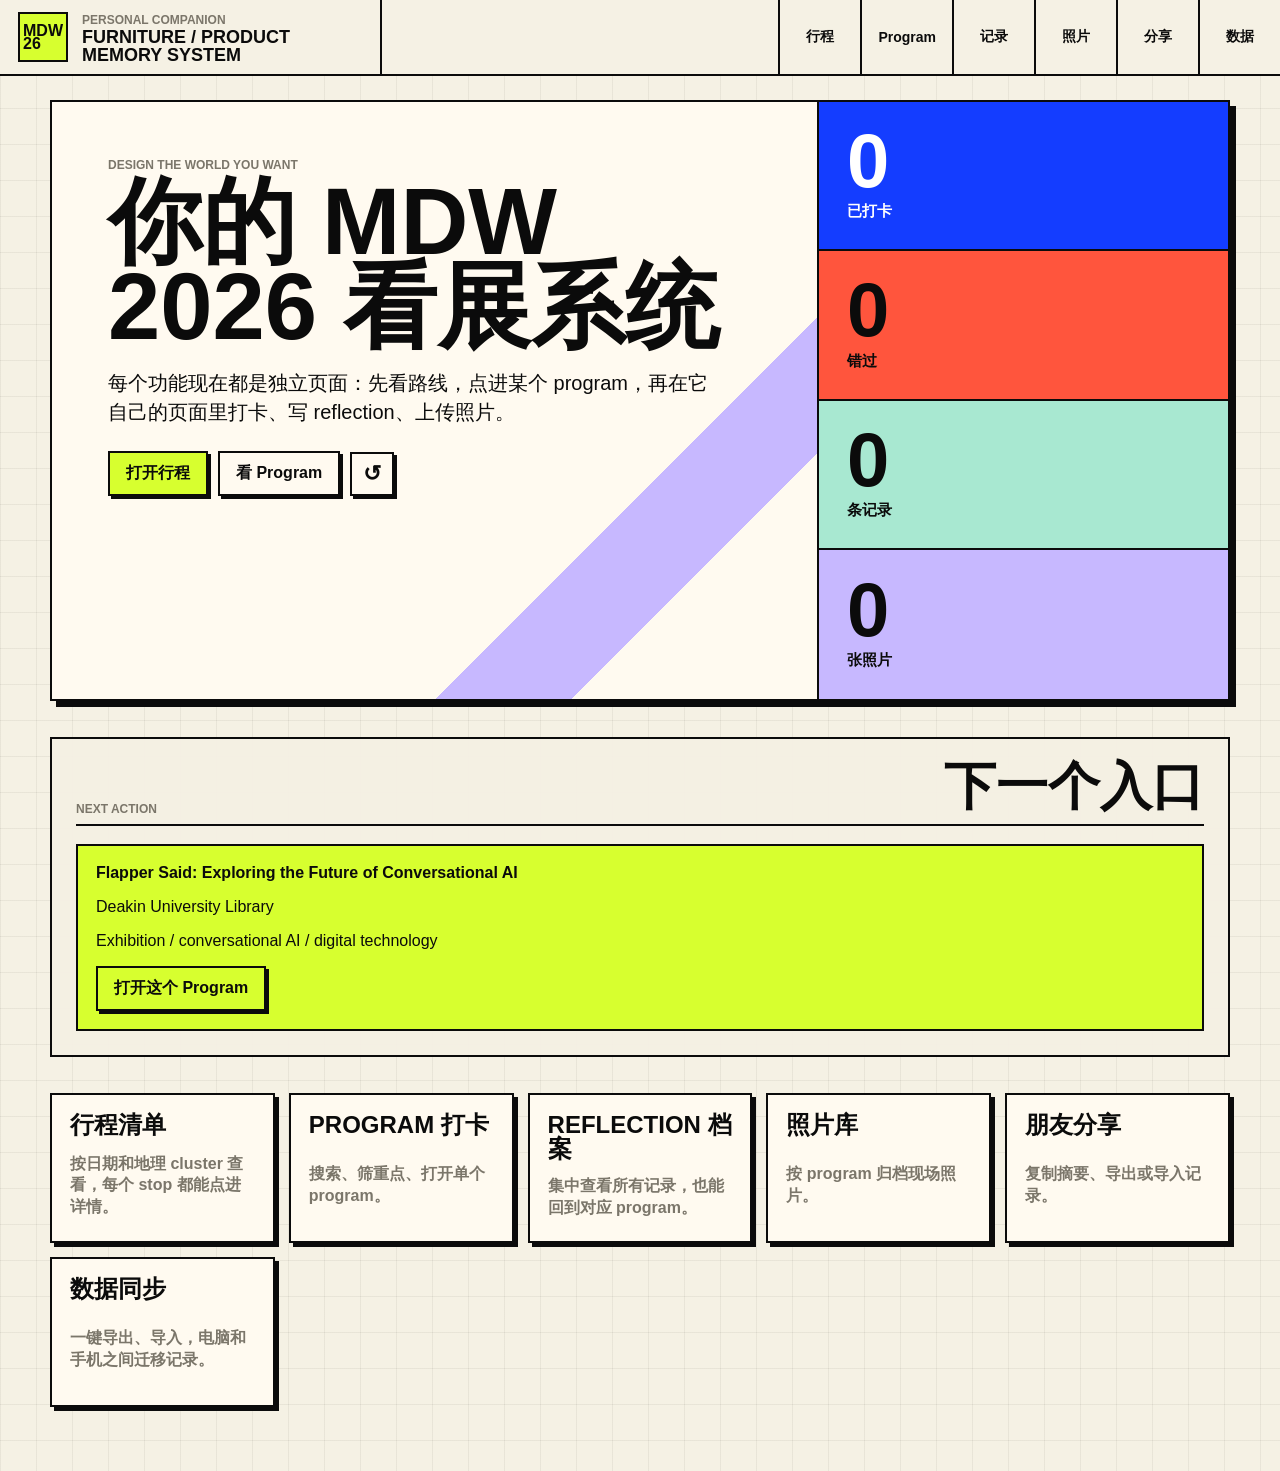
<file: index.html>
<!doctype html>
<html lang="zh-Hans">
<head>
  <meta charset="utf-8">
  <meta name="viewport" content="width=device-width, initial-scale=1">
  <title>MDW 2026 Personal Companion</title>
  <link rel="stylesheet" href="styles.css">
</head>
<body data-page="index">
  <header class="app-header">
    <a class="brand" href="index.html" aria-label="回到首页">
      <span class="brand-mark">MDW<br>26</span>
      <span><span class="eyebrow">Personal companion</span><strong>Furniture / Product Memory System</strong></span>
    </a>
    <nav class="top-nav" aria-label="主导航">
      <a href="itinerary.html">行程</a>
      <a href="program.html">Program</a>
      <a href="reflections.html">记录</a>
      <a href="photos.html">照片</a>
      <a href="share.html">分享</a><a href="data.html">数据</a>
    </nav>
  </header>

  <main>
    <section class="hero-grid" aria-labelledby="hero-title">
      <div class="hero-copy">
        <p class="eyebrow">Design the world you want</p>
        <h1 id="hero-title">你的 MDW 2026 看展系统</h1>
        <p>每个功能现在都是独立页面：先看路线，点进某个 program，再在它自己的页面里打卡、写 reflection、上传照片。</p>
        <div class="hero-actions">
          <a class="command primary" href="itinerary.html">打开行程</a>
          <a class="command" href="program.html">看 Program</a>
          <button class="icon-command" type="button" data-action="reset-demo" title="清空本地记录" aria-label="清空本地记录">↺</button>
        </div>
      </div>
      <div class="status-board" aria-label="当前进度">
        <div><span id="stat-checked">0</span><small>已打卡</small></div>
        <div><span id="stat-missed">0</span><small>错过</small></div>
        <div><span id="stat-reflections">0</span><small>条记录</small></div>
        <div><span id="stat-photos">0</span><small>张照片</small></div>
      </div>
    </section>

    <section class="band" aria-labelledby="next-title">
      <div class="section-title">
        <p class="eyebrow">Next action</p>
        <h2 id="next-title">下一个入口</h2>
      </div>
      <div id="next-stop-panel" class="next-stop-panel active"></div>
    </section>

    <section class="page-link-grid" aria-label="网站页面">
      <a href="itinerary.html"><strong>行程清单</strong><span>按日期和地理 cluster 查看，每个 stop 都能点进详情。</span></a>
      <a href="program.html"><strong>Program 打卡</strong><span>搜索、筛重点、打开单个 program。</span></a>
      <a href="reflections.html"><strong>Reflection 档案</strong><span>集中查看所有记录，也能回到对应 program。</span></a>
      <a href="photos.html"><strong>照片库</strong><span>按 program 归档现场照片。</span></a>
      <a href="share.html"><strong>朋友分享</strong><span>复制摘要、导出或导入记录。</span></a>
      <a href="data.html"><strong>数据同步</strong><span>一键导出、导入，电脑和手机之间迁移记录。</span></a>
    </section>
  </main>

  <script src="app.js"></script>
</body>
</html>
</file>
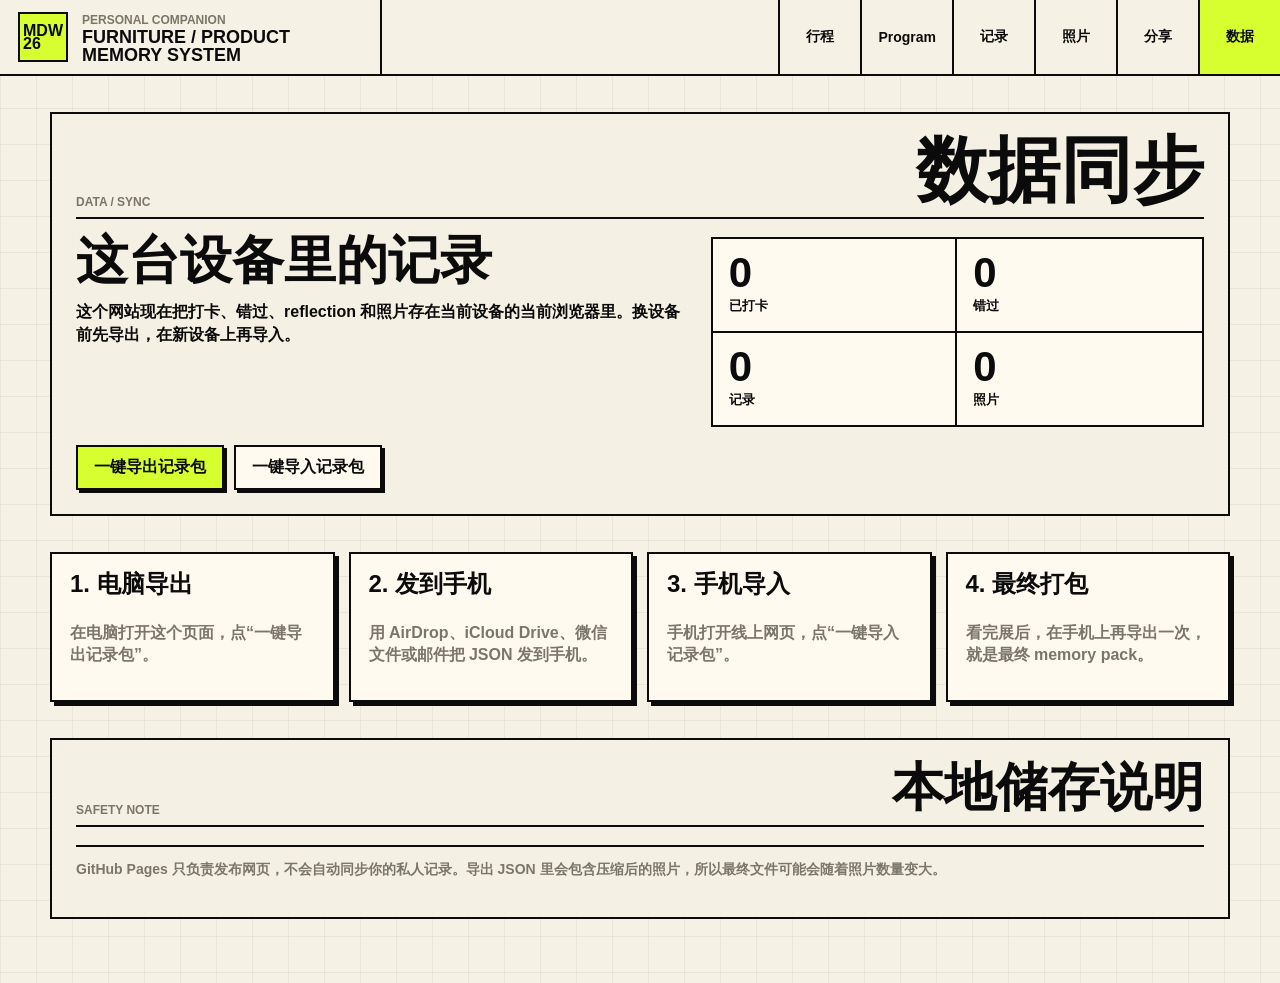
<file: data.html>
<!doctype html>
<html lang="zh-Hans">
<head>
  <meta charset="utf-8">
  <meta name="viewport" content="width=device-width, initial-scale=1">
  <title>数据同步 · MDW 2026</title>
  <link rel="stylesheet" href="styles.css">
</head>
<body data-page="data">
  <header class="app-header">
    <a class="brand" href="index.html"><span class="brand-mark">MDW<br>26</span><span><span class="eyebrow">Personal companion</span><strong>Furniture / Product Memory System</strong></span></a>
    <nav class="top-nav" aria-label="主导航">
      <a href="itinerary.html">行程</a><a href="program.html">Program</a><a href="reflections.html">记录</a><a href="photos.html">照片</a><a href="share.html">分享</a><a href="data.html">数据</a>
    </nav>
  </header>
  <main>
    <section class="band">
      <div class="section-title"><p class="eyebrow">Data / Sync</p><h1>数据同步</h1></div>
      <div class="data-hero">
        <div>
          <h2>这台设备里的记录</h2>
          <p>这个网站现在把打卡、错过、reflection 和照片存在当前设备的当前浏览器里。换设备前先导出，在新设备上再导入。</p>
        </div>
        <div class="data-stats">
          <div><span id="stat-checked">0</span><small>已打卡</small></div>
          <div><span id="stat-missed">0</span><small>错过</small></div>
          <div><span id="stat-reflections">0</span><small>记录</small></div>
          <div><span id="stat-photos">0</span><small>照片</small></div>
        </div>
      </div>
      <div class="data-actions">
        <button class="command primary" type="button" data-action="download-json">一键导出记录包</button>
        <label class="command import-command">一键导入记录包<input id="import-json" type="file" accept="application/json"></label>
      </div>
    </section>

    <section class="page-link-grid" aria-label="同步步骤">
      <div class="sync-step"><strong>1. 电脑导出</strong><span>在电脑打开这个页面，点“一键导出记录包”。</span></div>
      <div class="sync-step"><strong>2. 发到手机</strong><span>用 AirDrop、iCloud Drive、微信文件或邮件把 JSON 发到手机。</span></div>
      <div class="sync-step"><strong>3. 手机导入</strong><span>手机打开线上网页，点“一键导入记录包”。</span></div>
      <div class="sync-step"><strong>4. 最终打包</strong><span>看完展后，在手机上再导出一次，就是最终 memory pack。</span></div>
    </section>

    <section class="band">
      <div class="section-title"><p class="eyebrow">Safety note</p><h2>本地储存说明</h2></div>
      <p class="storage-note">GitHub Pages 只负责发布网页，不会自动同步你的私人记录。导出 JSON 里会包含压缩后的照片，所以最终文件可能会随着照片数量变大。</p>
    </section>
  </main>
  <script src="app.js"></script>
</body>
</html>
</file>
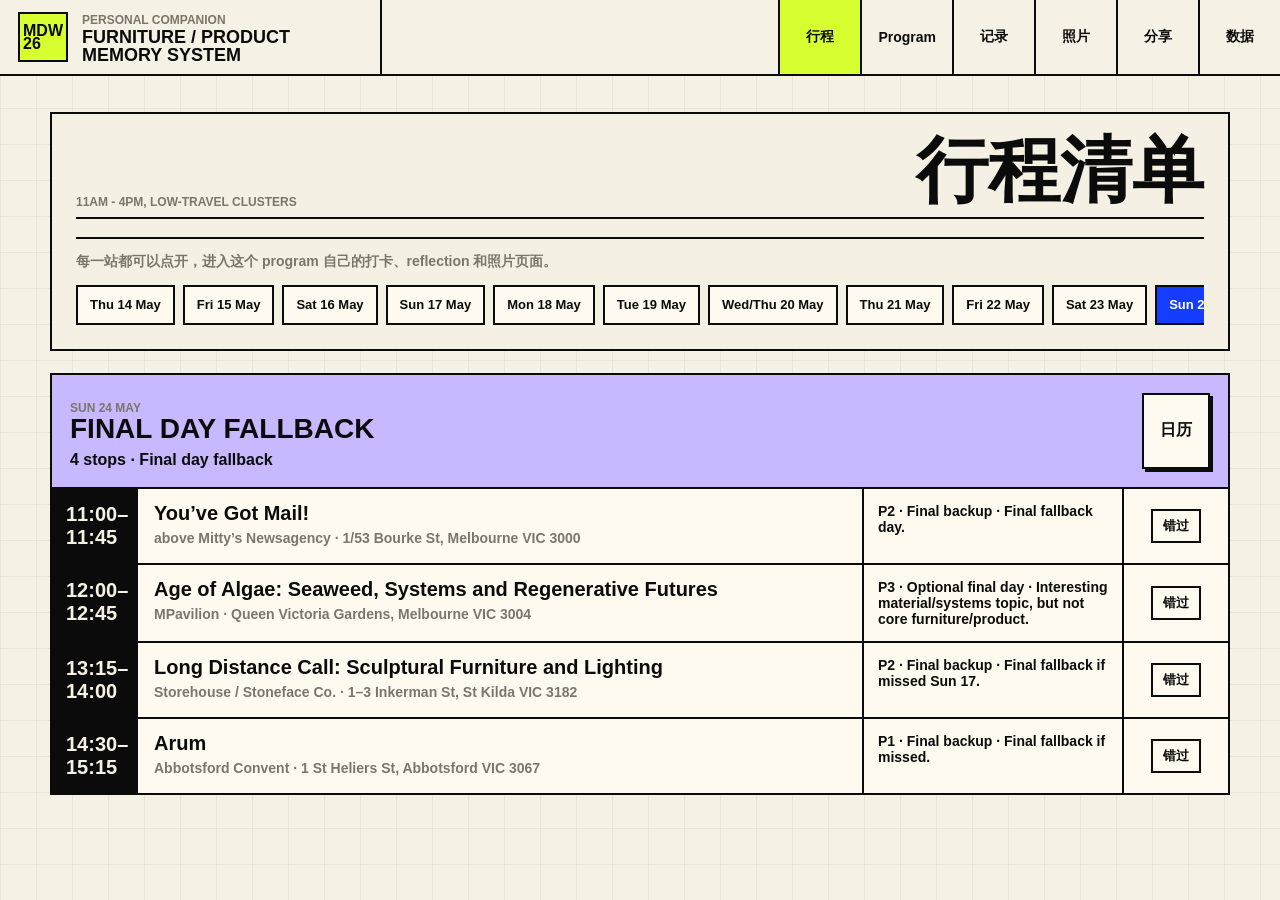
<file: itinerary.html>
<!doctype html>
<html lang="zh-Hans">
<head>
  <meta charset="utf-8">
  <meta name="viewport" content="width=device-width, initial-scale=1">
  <title>行程清单 · MDW 2026</title>
  <link rel="stylesheet" href="styles.css">
</head>
<body data-page="itinerary">
  <header class="app-header">
    <a class="brand" href="index.html"><span class="brand-mark">MDW<br>26</span><span><span class="eyebrow">Personal companion</span><strong>Furniture / Product Memory System</strong></span></a>
    <nav class="top-nav" aria-label="主导航">
      <a href="itinerary.html">行程</a><a href="program.html">Program</a><a href="reflections.html">记录</a><a href="photos.html">照片</a><a href="share.html">分享</a><a href="data.html">数据</a>
    </nav>
  </header>
  <main>
    <section class="band">
      <div class="section-title">
        <p class="eyebrow">11am - 4pm, low-travel clusters</p>
        <h1>行程清单</h1>
      </div>
      <div class="storage-note">每一站都可以点开，进入这个 program 自己的打卡、reflection 和照片页面。</div>
      <div id="date-bar" class="date-bar" aria-label="选择日期"></div>
    </section>
    <div id="route-list" class="route-list"></div>
  </main>
  <script src="app.js"></script>
</body>
</html>
</file>
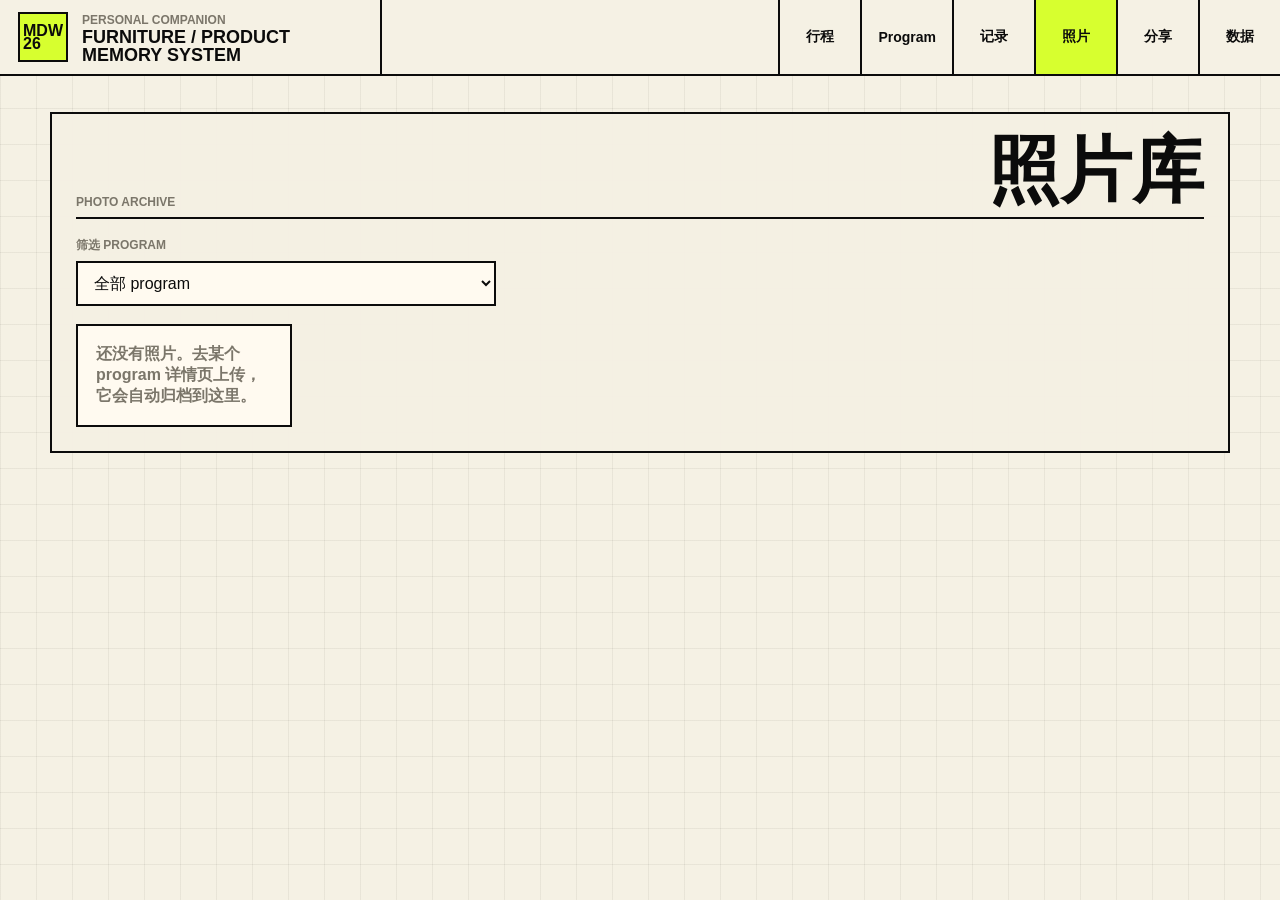
<file: photos.html>
<!doctype html>
<html lang="zh-Hans">
<head>
  <meta charset="utf-8">
  <meta name="viewport" content="width=device-width, initial-scale=1">
  <title>照片库 · MDW 2026</title>
  <link rel="stylesheet" href="styles.css">
</head>
<body data-page="photos">
  <header class="app-header">
    <a class="brand" href="index.html"><span class="brand-mark">MDW<br>26</span><span><span class="eyebrow">Personal companion</span><strong>Furniture / Product Memory System</strong></span></a>
    <nav class="top-nav" aria-label="主导航">
      <a href="itinerary.html">行程</a><a href="program.html">Program</a><a href="reflections.html">记录</a><a href="photos.html">照片</a><a href="share.html">分享</a><a href="data.html">数据</a>
    </nav>
  </header>
  <main>
    <section class="band">
      <div class="section-title"><p class="eyebrow">Photo archive</p><h1>照片库</h1></div>
      <label class="filter-line"><span>筛选 program</span><select id="photo-filter"></select></label>
      <div id="photo-grid" class="photo-grid"></div>
    </section>
  </main>
  <script src="app.js"></script>
</body>
</html>
</file>
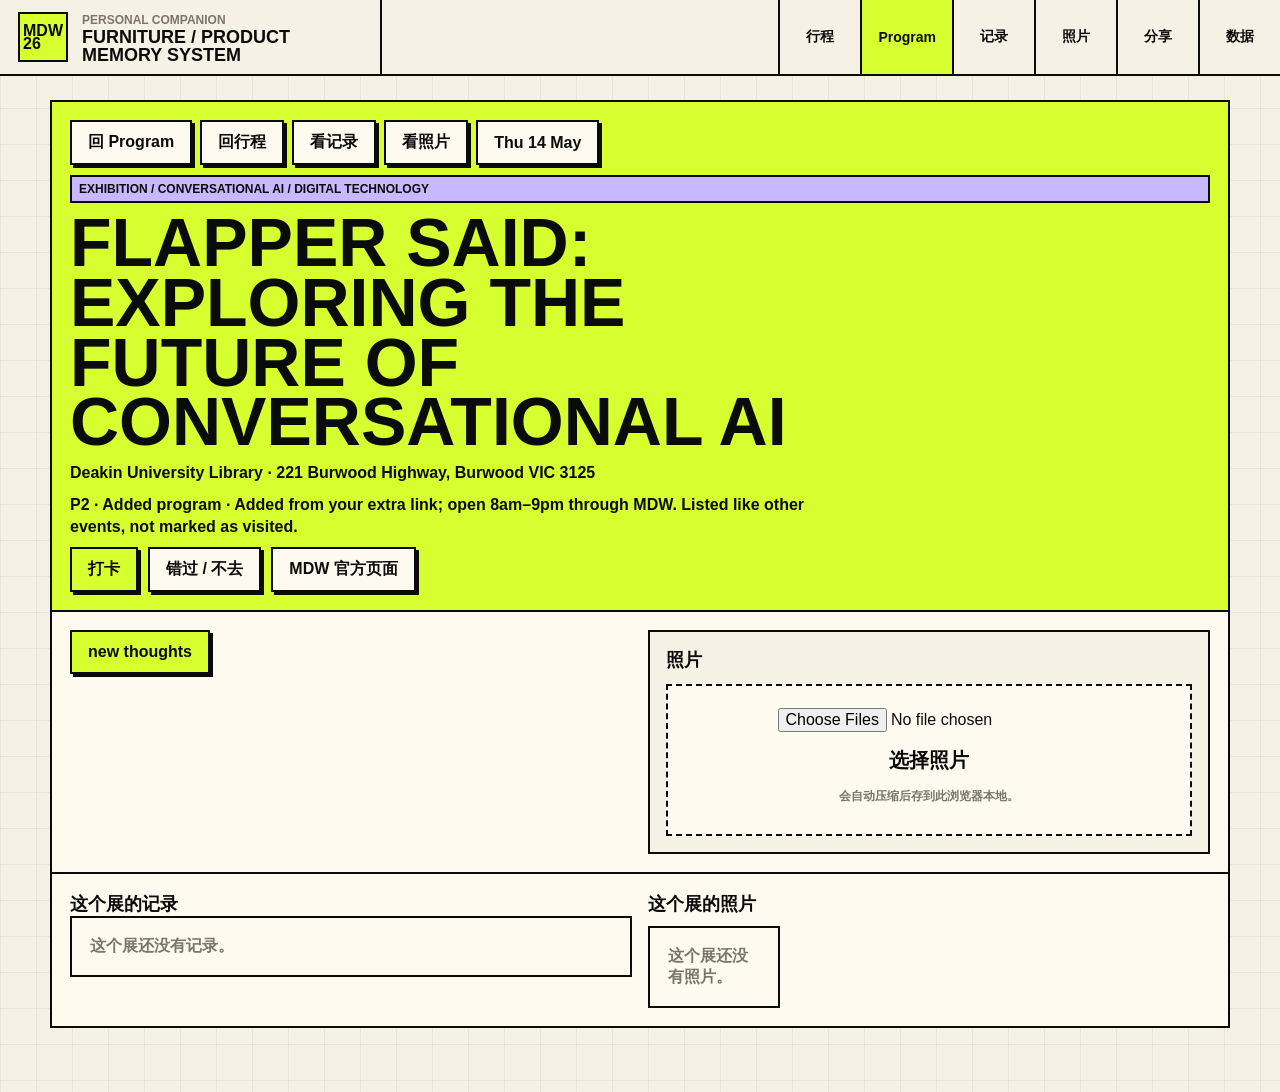
<file: program-detail.html>
<!doctype html>
<html lang="zh-Hans">
<head>
  <meta charset="utf-8">
  <meta name="viewport" content="width=device-width, initial-scale=1">
  <title>Program 详情 · MDW 2026</title>
  <link rel="stylesheet" href="styles.css">
</head>
<body data-page="program-detail">
  <header class="app-header">
    <a class="brand" href="index.html"><span class="brand-mark">MDW<br>26</span><span><span class="eyebrow">Personal companion</span><strong>Furniture / Product Memory System</strong></span></a>
    <nav class="top-nav" aria-label="主导航">
      <a href="itinerary.html">行程</a><a href="program.html">Program</a><a href="reflections.html">记录</a><a href="photos.html">照片</a><a href="share.html">分享</a><a href="data.html">数据</a>
    </nav>
  </header>
  <main>
    <article class="detail-card">
      <div class="detail-hero">
        <div id="related-links" class="inline-links"></div>
        <span id="detail-type" class="pill"></span>
        <h1 id="detail-name"></h1>
        <p id="detail-address"></p>
        <p id="detail-why"></p>
        <div class="detail-actions">
          <button id="detail-check" class="command primary" type="button">打卡</button>
          <button id="detail-missed" class="command" type="button">标记错过</button>
          <a id="detail-official" class="command" href="https://designweek.melbourne/program/" target="_blank" rel="noopener">MDW 官方页面</a>
        </div>
      </div>
      <div class="detail-tools">
        <div class="thoughts-panel">
          <div class="thoughts-bar">
            <button class="command primary" type="button" data-action="new-thoughts">new thoughts</button>
          </div>
          <form id="detail-reflection-form" class="mini-form thoughts-form" hidden>
          <h2>Reflection</h2>
          <input id="detail-edit-id" type="hidden">
          <label><span>一句话记忆</span><input id="detail-memory" type="text" placeholder="我最想记住的是..."></label>
          <label><span>材料 / 细节</span><input id="detail-material" type="text" placeholder="表面、结构、颜色、工艺"></label>
          <label><span>我的想法</span><textarea id="detail-note" rows="4" placeholder="喜欢 / 不喜欢 / 想带回生活里的点"></textarea></label>
            <div class="form-actions">
              <button id="detail-save-thought" class="command primary" type="submit">保存这条记录</button>
              <button class="command" type="button" data-action="cancel-thoughts">取消</button>
            </div>
          </form>
        </div>
        <div class="mini-form">
          <h2>照片</h2>
          <label class="drop-zone compact">
            <input id="detail-photo-input" type="file" accept="image/*" multiple>
            <strong>选择照片</strong>
            <span>会自动压缩后存到此浏览器本地。</span>
          </label>
        </div>
      </div>
      <div class="detail-archive">
        <div><h2>这个展的记录</h2><div id="detail-reflections" class="reflection-list"></div></div>
        <div><h2>这个展的照片</h2><div id="detail-photos" class="photo-grid compact-grid"></div></div>
      </div>
    </article>
  </main>
  <script src="app.js"></script>
</body>
</html>
</file>
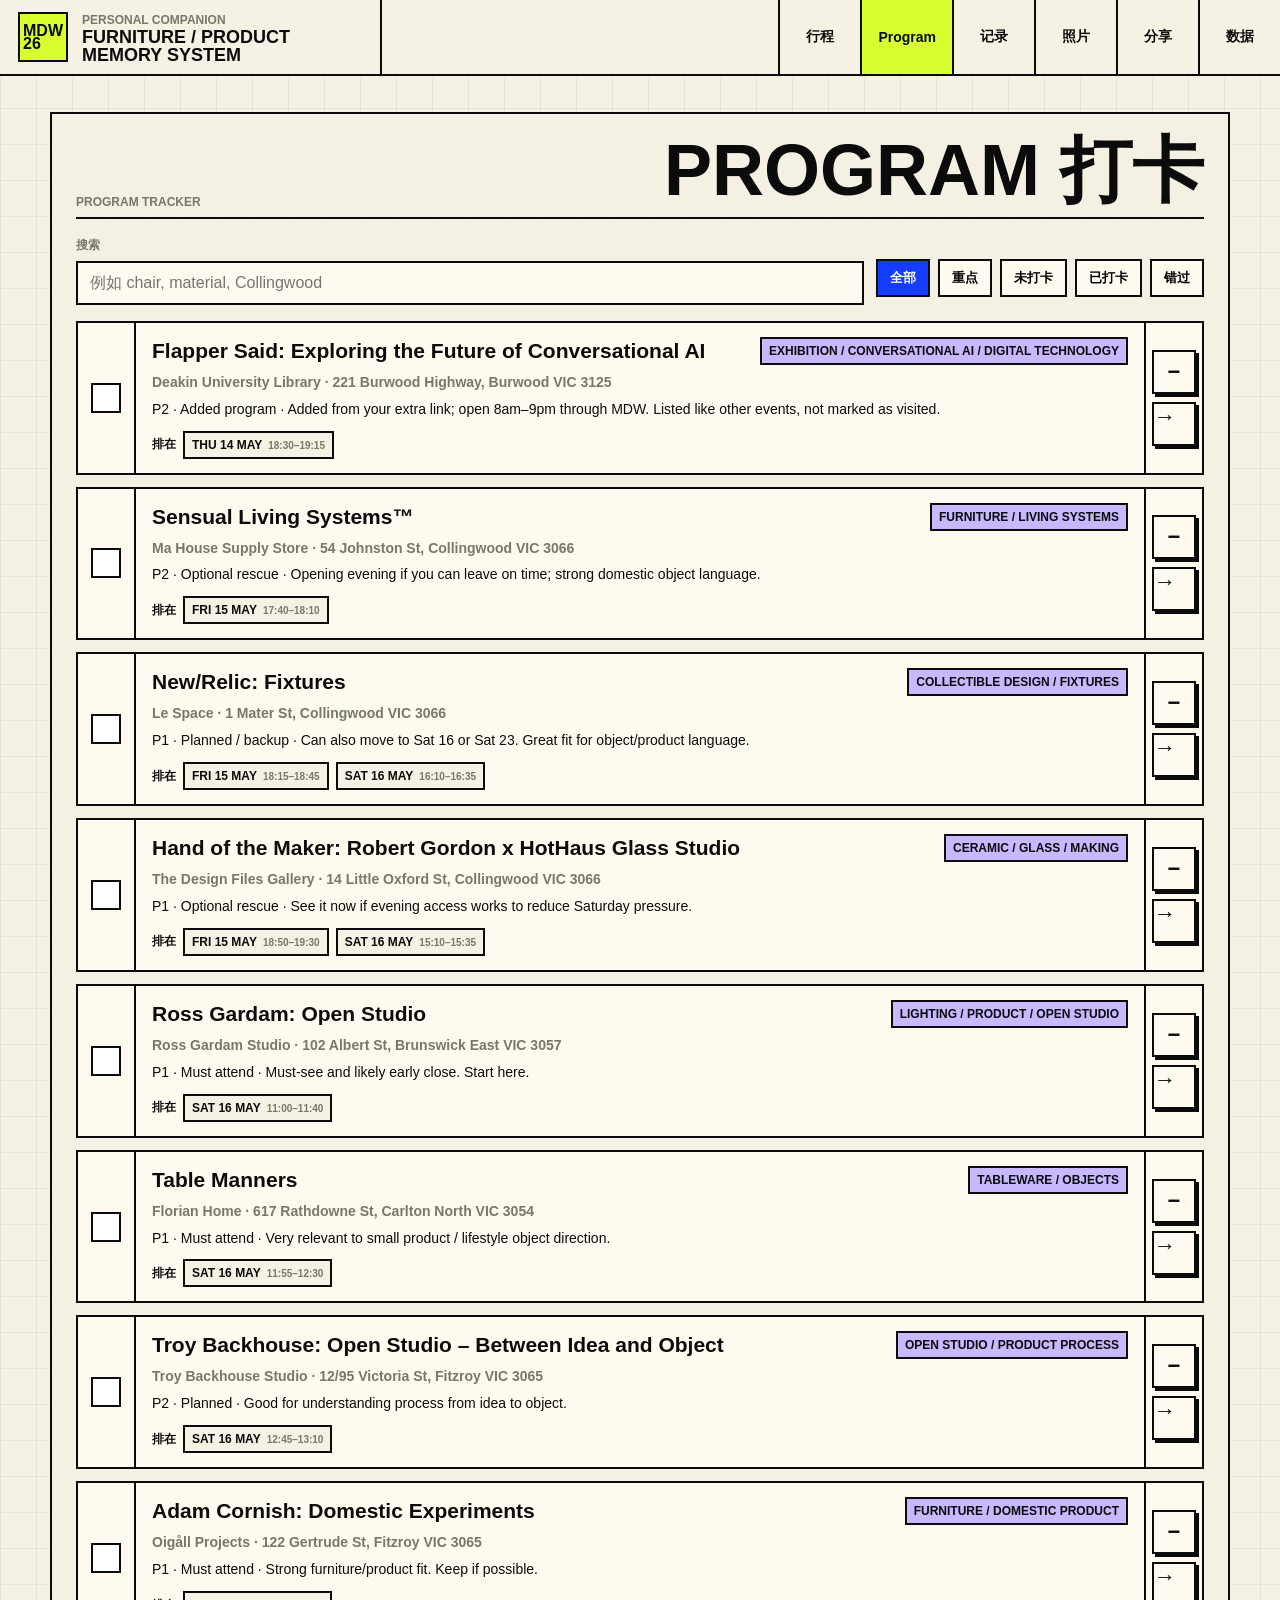
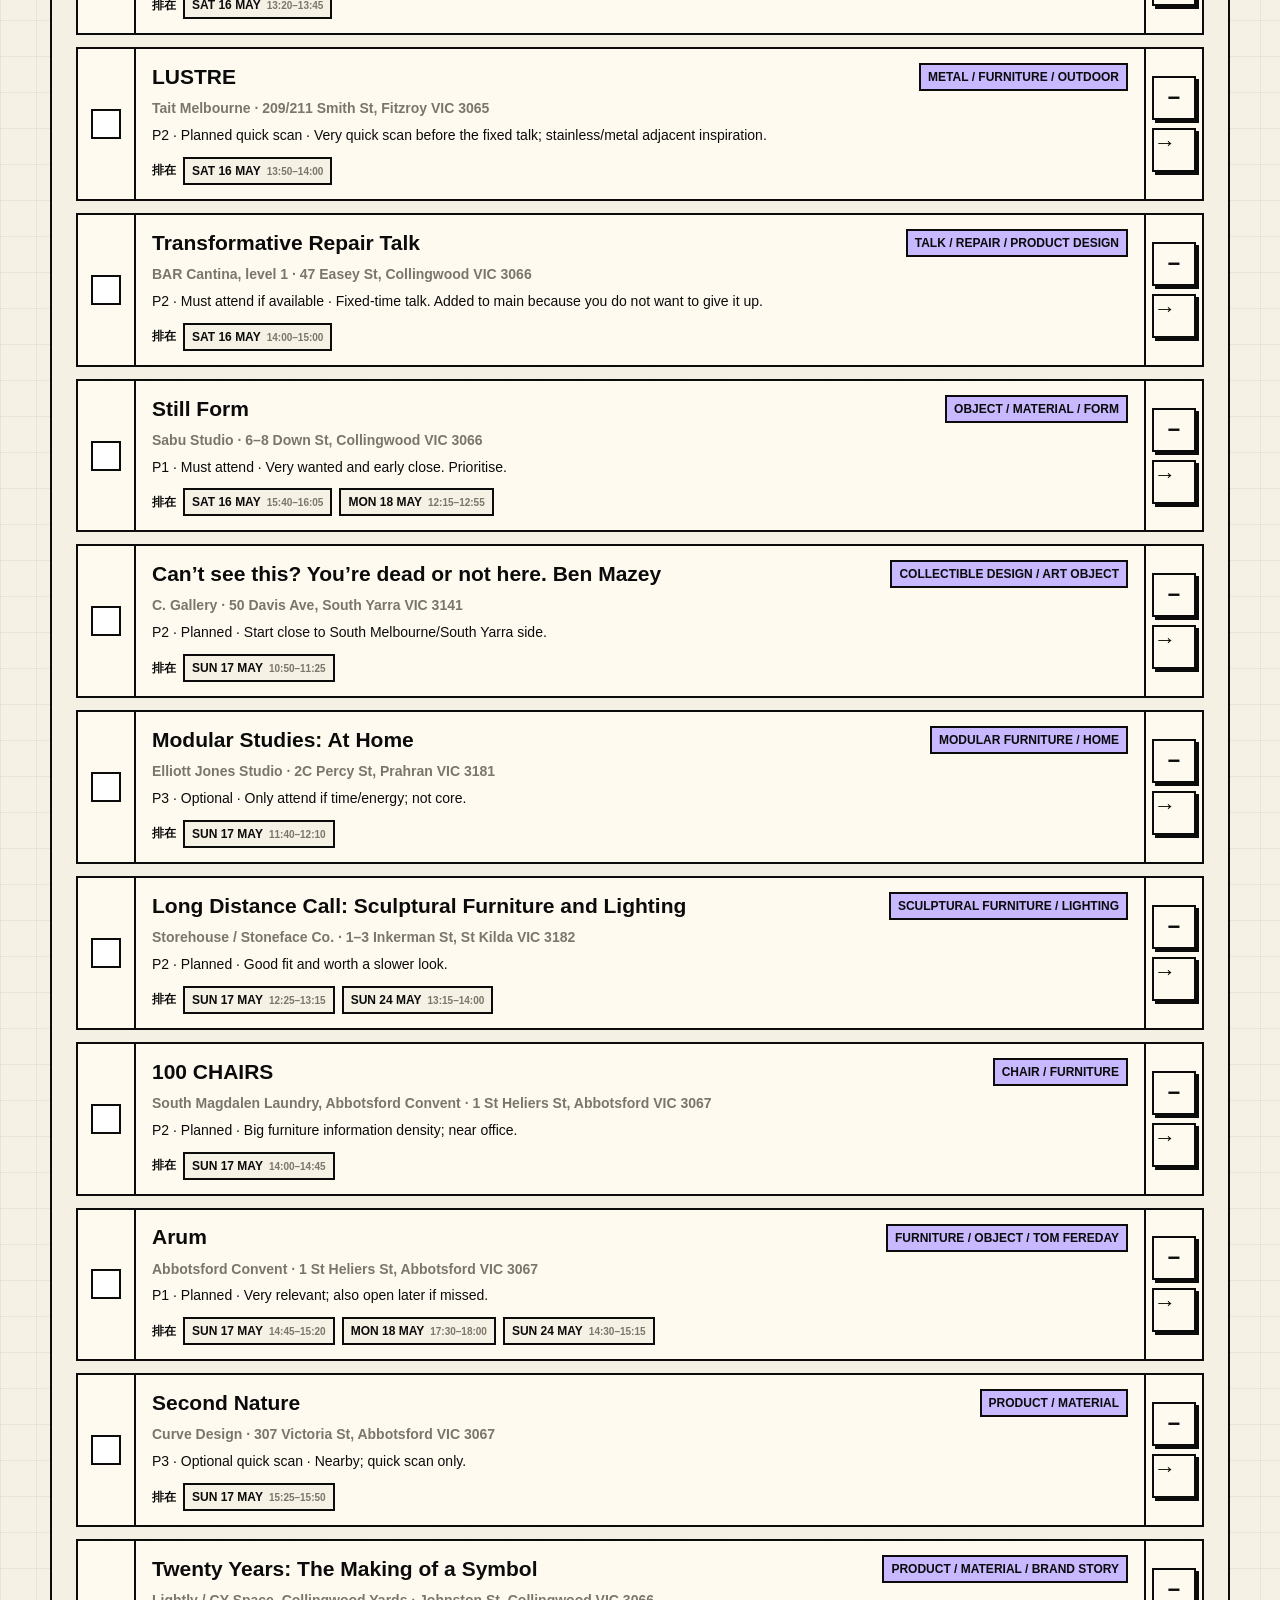
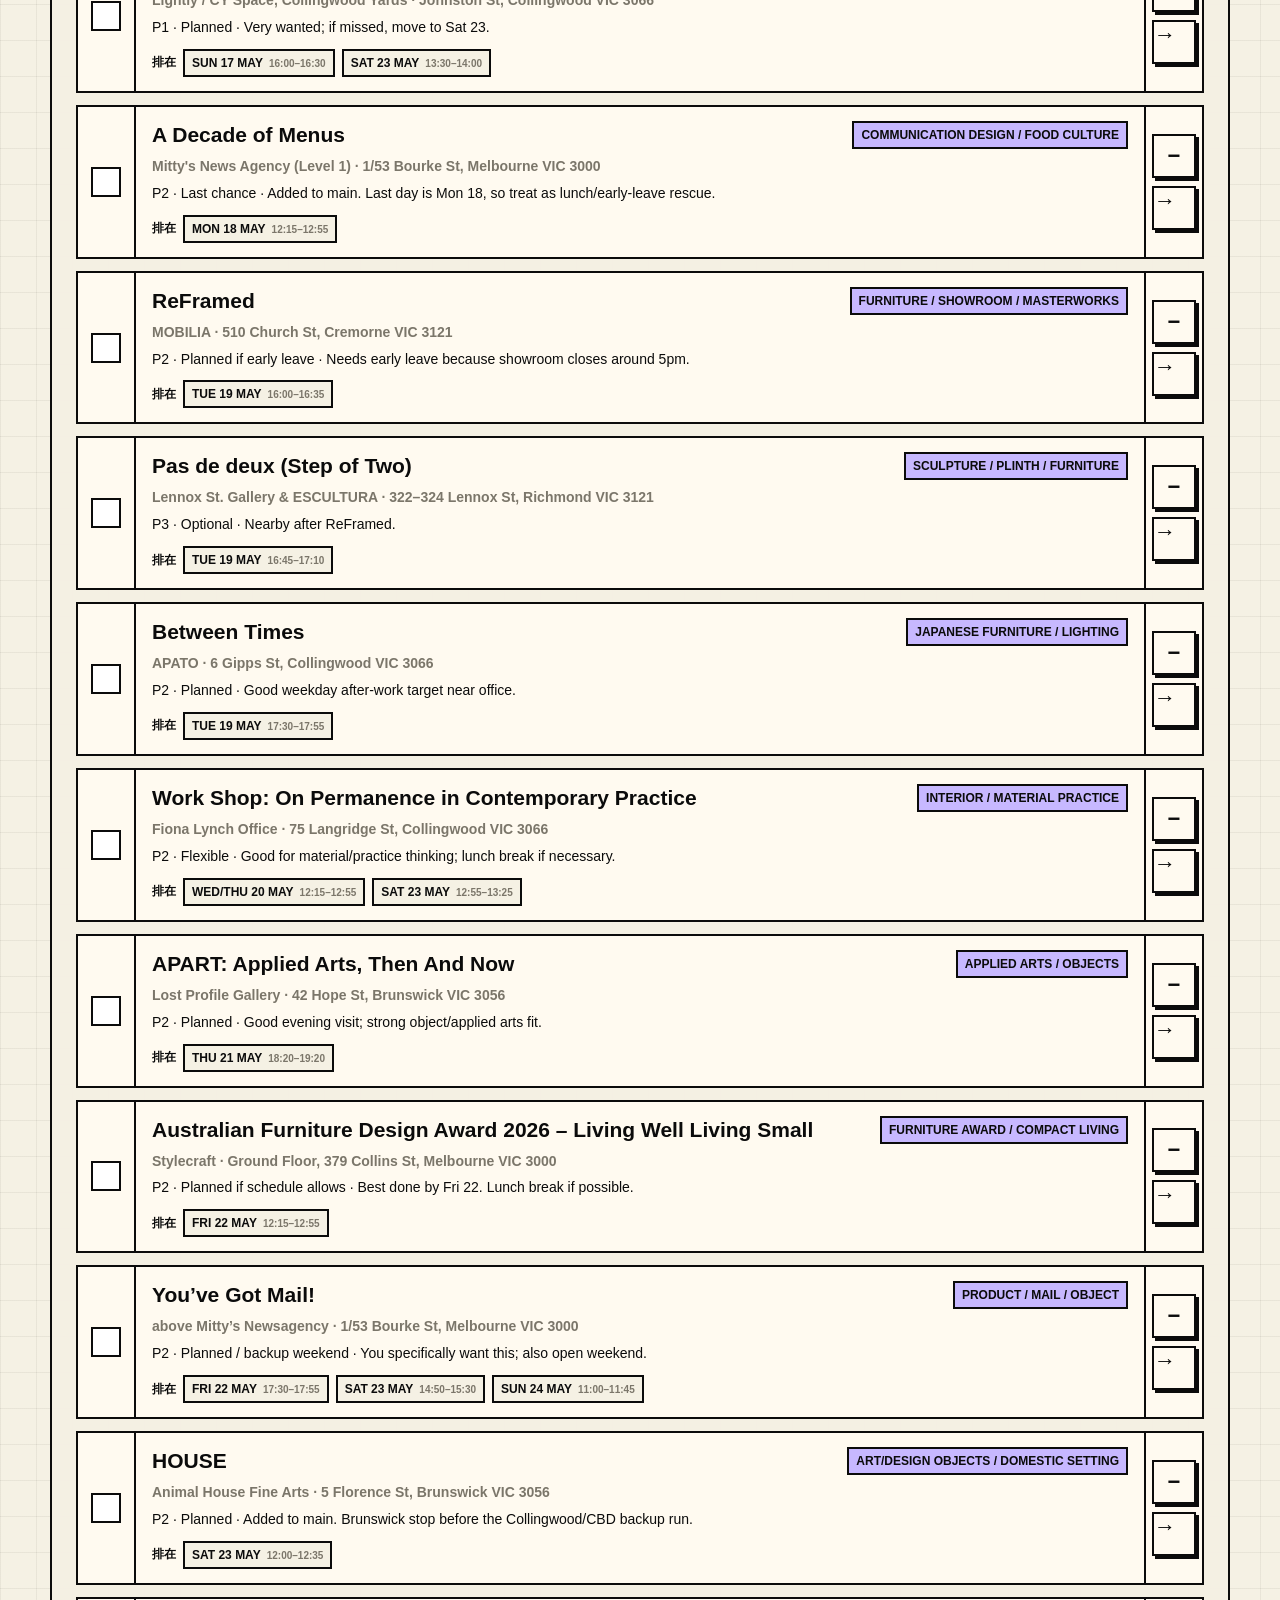
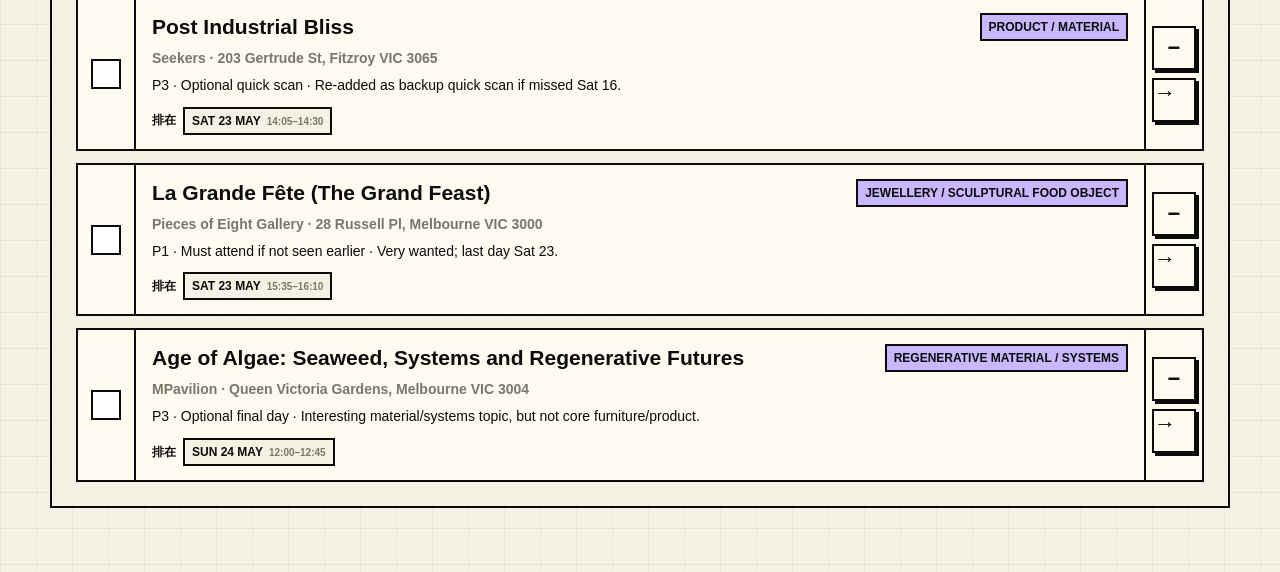
<file: program.html>
<!doctype html>
<html lang="zh-Hans">
<head>
  <meta charset="utf-8">
  <meta name="viewport" content="width=device-width, initial-scale=1">
  <title>Program 打卡 · MDW 2026</title>
  <link rel="stylesheet" href="styles.css">
</head>
<body data-page="program">
  <header class="app-header">
    <a class="brand" href="index.html"><span class="brand-mark">MDW<br>26</span><span><span class="eyebrow">Personal companion</span><strong>Furniture / Product Memory System</strong></span></a>
    <nav class="top-nav" aria-label="主导航">
      <a href="itinerary.html">行程</a><a href="program.html">Program</a><a href="reflections.html">记录</a><a href="photos.html">照片</a><a href="share.html">分享</a><a href="data.html">数据</a>
    </nav>
  </header>
  <main>
    <section class="band">
      <div class="section-title"><p class="eyebrow">Program tracker</p><h1>Program 打卡</h1></div>
      <div class="toolbar">
        <label class="search-box"><span>搜索</span><input id="program-search" type="search" placeholder="例如 chair, material, Collingwood"></label>
        <div class="segmented" aria-label="筛选">
          <button type="button" class="active" data-filter="all">全部</button>
          <button type="button" data-filter="must">重点</button>
          <button type="button" data-filter="open">未打卡</button>
          <button type="button" data-filter="done">已打卡</button>
          <button type="button" data-filter="missed">错过</button>
        </div>
      </div>
      <div id="missed-section" class="status-section" aria-live="polite"></div>
      <div id="program-list" class="program-list"></div>
    </section>
  </main>
  <script src="app.js"></script>
</body>
</html>
</file>
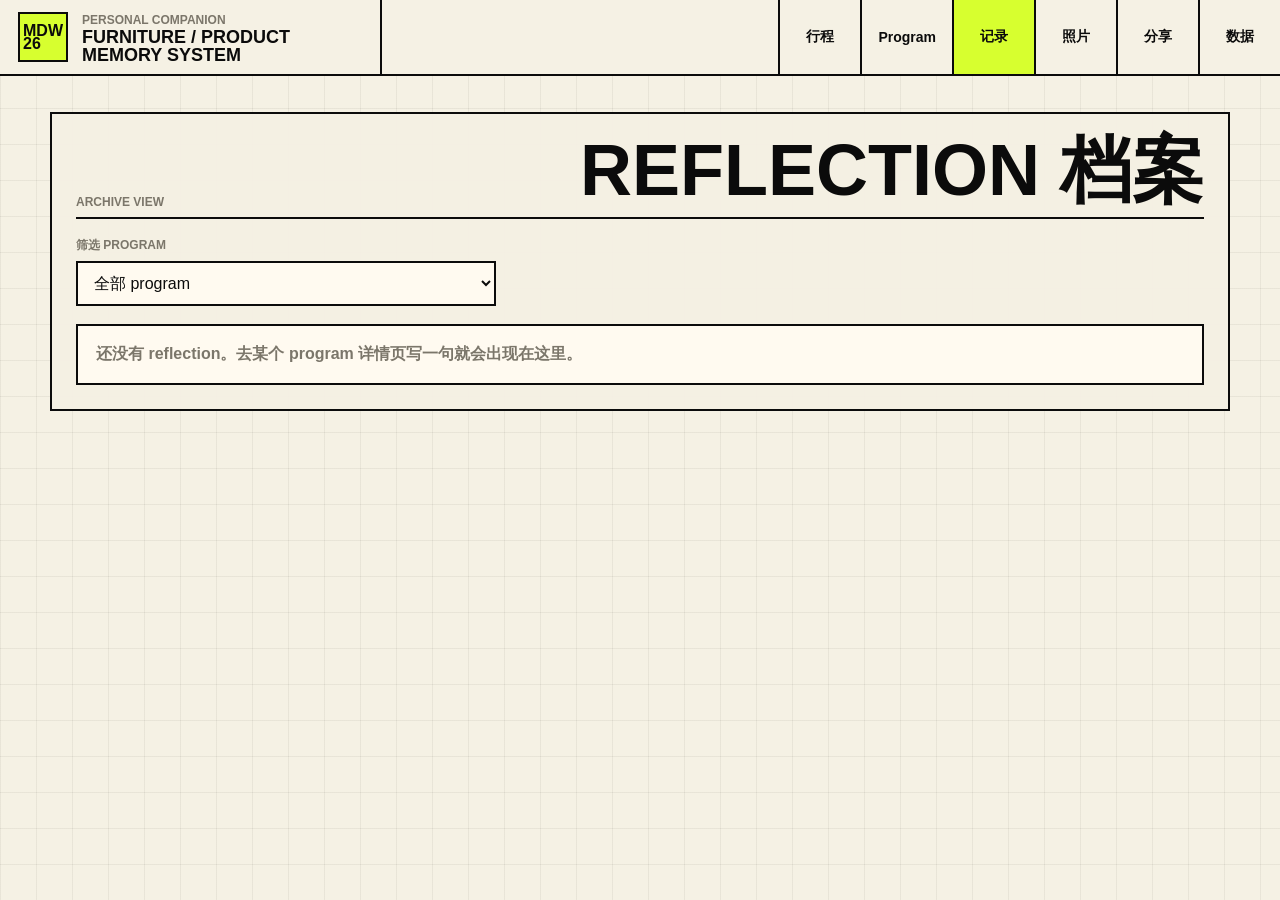
<file: reflections.html>
<!doctype html>
<html lang="zh-Hans">
<head>
  <meta charset="utf-8">
  <meta name="viewport" content="width=device-width, initial-scale=1">
  <title>Reflection 档案 · MDW 2026</title>
  <link rel="stylesheet" href="styles.css">
</head>
<body data-page="reflections">
  <header class="app-header">
    <a class="brand" href="index.html"><span class="brand-mark">MDW<br>26</span><span><span class="eyebrow">Personal companion</span><strong>Furniture / Product Memory System</strong></span></a>
    <nav class="top-nav" aria-label="主导航">
      <a href="itinerary.html">行程</a><a href="program.html">Program</a><a href="reflections.html">记录</a><a href="photos.html">照片</a><a href="share.html">分享</a><a href="data.html">数据</a>
    </nav>
  </header>
  <main>
    <section class="band">
      <div class="section-title"><p class="eyebrow">Archive view</p><h1>Reflection 档案</h1></div>
      <label class="filter-line"><span>筛选 program</span><select id="archive-filter"></select></label>
      <div id="reflection-list" class="reflection-list"></div>
    </section>
  </main>
  <script src="app.js"></script>
</body>
</html>
</file>
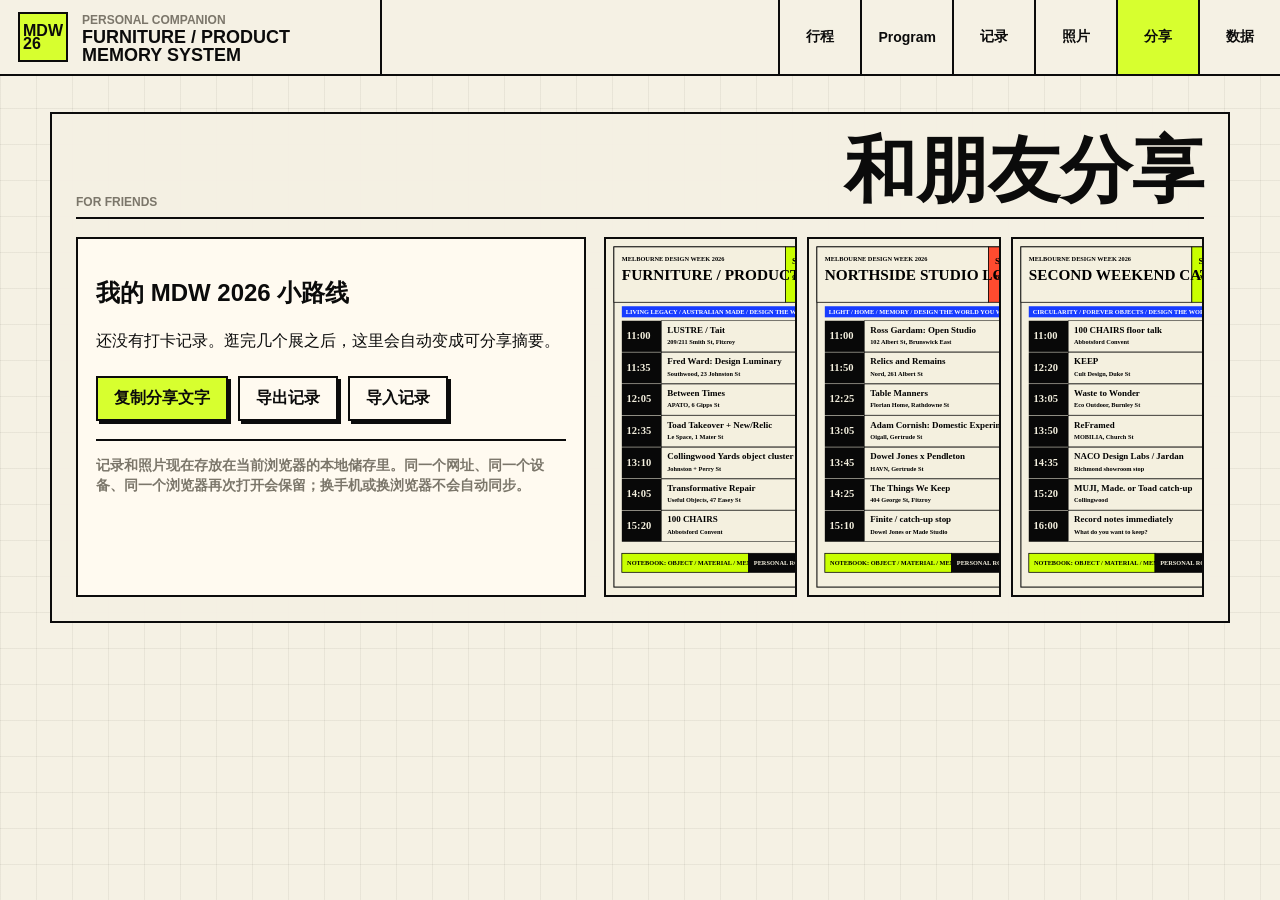
<file: share.html>
<!doctype html>
<html lang="zh-Hans">
<head>
  <meta charset="utf-8">
  <meta name="viewport" content="width=device-width, initial-scale=1">
  <title>分享 · MDW 2026</title>
  <link rel="stylesheet" href="styles.css">
</head>
<body data-page="share">
  <header class="app-header">
    <a class="brand" href="index.html"><span class="brand-mark">MDW<br>26</span><span><span class="eyebrow">Personal companion</span><strong>Furniture / Product Memory System</strong></span></a>
    <nav class="top-nav" aria-label="主导航">
      <a href="itinerary.html">行程</a><a href="program.html">Program</a><a href="reflections.html">记录</a><a href="photos.html">照片</a><a href="share.html">分享</a><a href="data.html">数据</a>
    </nav>
  </header>
  <main>
    <section class="band share-band">
      <div class="section-title"><p class="eyebrow">For friends</p><h1>和朋友分享</h1></div>
      <div class="share-layout">
        <div class="share-card">
          <h2>我的 MDW 2026 小路线</h2>
          <p id="share-summary">还没有打卡记录。逛完几个展之后，这里会自动变成可分享摘要。</p>
          <div class="share-actions">
            <button class="command primary" type="button" data-action="copy-share">复制分享文字</button>
            <button class="command" type="button" data-action="download-json">导出记录</button>
            <label class="command import-command">导入记录<input id="import-json" type="file" accept="application/json"></label>
          </div>
          <p class="storage-note">记录和照片现在存放在当前浏览器的本地储存里。同一个网址、同一个设备、同一个浏览器再次打开会保留；换手机或换浏览器不会自动同步。</p>
        </div>
        <div class="poster-strip" aria-label="每日海报预览">
          <img src="assets/mdw_2026_poster_sat16.svg" alt="5月16日行程海报">
          <img src="assets/mdw_2026_poster_sun17.svg" alt="5月17日行程海报">
          <img src="assets/mdw_2026_poster_sat23.svg" alt="5月23日行程海报">
        </div>
      </div>
    </section>
  </main>
  <script src="app.js"></script>
</body>
</html>
</file>
<file: styles.css>
:root {
  --ink: #0b0b0b;
  --paper: #f5f1e4;
  --muted: #7b766a;
  --line: #0b0b0b;
  --acid: #d7ff2f;
  --blue: #143dff;
  --red: #ff553d;
  --lilac: #c7b8ff;
  --mint: #a8e8d1;
  --panel: #fffaf0;
  --shadow: 6px 6px 0 var(--ink);
  color-scheme: light;
  font-family: Arial, Helvetica, sans-serif;
}

* {
  box-sizing: border-box;
}

html {
  scroll-behavior: smooth;
}

body {
  margin: 0;
  background:
    linear-gradient(90deg, rgba(11,11,11,.055) 1px, transparent 1px),
    linear-gradient(rgba(11,11,11,.055) 1px, transparent 1px),
    var(--paper);
  background-size: 36px 36px;
  color: var(--ink);
}

button,
input,
select,
textarea {
  font: inherit;
}

button {
  cursor: pointer;
}

.app-header {
  position: sticky;
  top: 0;
  z-index: 10;
  display: flex;
  align-items: stretch;
  justify-content: space-between;
  min-height: 74px;
  background: var(--paper);
  border-bottom: 2px solid var(--line);
}

.brand {
  display: flex;
  gap: 14px;
  align-items: center;
  padding: 10px 18px;
  color: inherit;
  text-decoration: none;
  border-right: 2px solid var(--line);
}

.brand-mark {
  display: grid;
  place-items: center;
  width: 50px;
  height: 50px;
  background: var(--acid);
  border: 2px solid var(--line);
  font-weight: 900;
  line-height: .82;
}

.brand strong {
  display: block;
  max-width: 280px;
  font-size: 18px;
  line-height: 1;
  text-transform: uppercase;
}

.eyebrow {
  margin: 0 0 8px;
  color: var(--muted);
  font-size: 12px;
  font-weight: 900;
  letter-spacing: 0;
  text-transform: uppercase;
}

.top-nav {
  display: flex;
  align-items: stretch;
  overflow-x: auto;
}

.top-nav a {
  display: grid;
  place-items: center;
  min-width: 82px;
  padding: 0 16px;
  color: inherit;
  font-size: 14px;
  font-weight: 900;
  text-decoration: none;
  border-left: 2px solid var(--line);
}

.top-nav a:hover,
.top-nav a:focus-visible,
.top-nav a.active {
  background: var(--acid);
  outline: none;
}

main {
  width: min(1180px, calc(100% - 28px));
  margin: 24px auto 64px;
}

.hero-grid {
  display: grid;
  grid-template-columns: minmax(0, 1.5fr) minmax(260px, .8fr);
  min-height: 430px;
  border: 2px solid var(--line);
  background: var(--panel);
  box-shadow: var(--shadow);
}

.hero-copy {
  padding: clamp(24px, 5vw, 56px);
  border-right: 2px solid var(--line);
  background:
    linear-gradient(135deg, transparent 0 72%, var(--lilac) 72% 82%, transparent 82%),
    var(--panel);
}

h1,
h2,
h3,
p {
  letter-spacing: 0;
}

h1 {
  max-width: 790px;
  margin: 0;
  font-size: clamp(46px, 8vw, 94px);
  line-height: .9;
  text-transform: uppercase;
}

.section-title h1 {
  margin: 0 0 14px;
  font-size: clamp(34px, 6vw, 72px);
  line-height: .9;
  text-transform: uppercase;
}

.hero-copy p:not(.eyebrow) {
  max-width: 610px;
  font-size: 20px;
  line-height: 1.45;
}

.hero-actions,
.share-actions {
  display: flex;
  flex-wrap: wrap;
  gap: 10px;
  align-items: center;
  margin-top: 24px;
}

.import-command input {
  position: absolute;
  width: 1px;
  height: 1px;
  opacity: 0;
  pointer-events: none;
}

.storage-note {
  margin-top: 18px;
  padding-top: 14px;
  border-top: 2px solid var(--line);
  color: var(--muted);
  font-size: 14px;
  font-weight: 800;
}

.command,
.icon-command {
  min-height: 44px;
  border: 2px solid var(--line);
  border-radius: 0;
  background: var(--panel);
  color: var(--ink);
  font-weight: 900;
  text-decoration: none;
  box-shadow: 3px 3px 0 var(--ink);
}

.command {
  display: inline-flex;
  align-items: center;
  justify-content: center;
  padding: 10px 16px;
}

.command.primary {
  background: var(--acid);
}

.icon-command {
  width: 44px;
  padding: 0;
  font-size: 22px;
}

.command:active,
.icon-command:active {
  transform: translate(3px, 3px);
  box-shadow: none;
}

.status-board {
  display: grid;
  grid-template-rows: repeat(4, 1fr);
}

.status-board div {
  display: flex;
  flex-direction: column;
  justify-content: center;
  padding: 28px;
  border-bottom: 2px solid var(--line);
}

.status-board div:nth-child(1) {
  background: var(--blue);
  color: white;
}

.status-board div:nth-child(2) {
  background: var(--red);
}

.status-board div:nth-child(3) {
  background: var(--mint);
}

.status-board div:nth-child(4) {
  background: var(--lilac);
  border-bottom: 0;
}

.status-board span {
  font-size: 76px;
  font-weight: 900;
  line-height: .82;
}

.status-board small {
  margin-top: 10px;
  font-size: 15px;
  font-weight: 900;
  text-transform: uppercase;
}

.band {
  margin-top: 36px;
  padding: 24px;
  border: 2px solid var(--line);
  background: rgba(245, 241, 228, .94);
}

.section-title {
  display: flex;
  align-items: end;
  justify-content: space-between;
  gap: 18px;
  margin-bottom: 18px;
  border-bottom: 2px solid var(--line);
}

.section-title h2 {
  margin: 0 0 14px;
  font-size: clamp(28px, 5vw, 52px);
  line-height: .9;
  text-transform: uppercase;
}

.today-card,
.next-stop-panel,
.share-card {
  border: 2px solid var(--line);
  background: var(--panel);
}

.today-card {
  display: flex;
  justify-content: space-between;
  gap: 16px;
  align-items: center;
  padding: 18px;
}

.today-card strong {
  font-size: 24px;
}

.today-card p {
  margin: 6px 0 0;
  color: var(--muted);
}

.next-stop-panel {
  display: none;
  margin-top: 14px;
  padding: 18px;
  background: var(--acid);
}

.next-stop-panel.active {
  display: block;
}

.page-link-grid {
  display: grid;
  grid-template-columns: repeat(auto-fit, minmax(220px, 1fr));
  gap: 14px;
  margin-top: 36px;
}

.page-link-grid a {
  display: grid;
  gap: 10px;
  min-height: 150px;
  padding: 18px;
  border: 2px solid var(--line);
  background: var(--panel);
  color: inherit;
  text-decoration: none;
  box-shadow: 4px 4px 0 var(--ink);
}

.sync-step {
  display: grid;
  gap: 10px;
  min-height: 150px;
  padding: 18px;
  border: 2px solid var(--line);
  background: var(--panel);
  box-shadow: 4px 4px 0 var(--ink);
}

.sync-step strong {
  font-size: 24px;
  line-height: 1;
  text-transform: uppercase;
}

.sync-step span {
  color: var(--muted);
  font-weight: 800;
  line-height: 1.35;
}

.data-hero {
  display: grid;
  grid-template-columns: minmax(0, 1fr) minmax(280px, .8fr);
  gap: 18px;
  align-items: stretch;
}

.data-hero h2 {
  margin: 0;
  font-size: clamp(28px, 5vw, 52px);
  line-height: .9;
  text-transform: uppercase;
}

.data-hero p {
  max-width: 660px;
  line-height: 1.45;
  font-weight: 800;
}

.data-stats {
  display: grid;
  grid-template-columns: repeat(2, 1fr);
  border: 2px solid var(--line);
}

.data-stats div {
  display: grid;
  gap: 6px;
  padding: 16px;
  border-right: 2px solid var(--line);
  border-bottom: 2px solid var(--line);
  background: var(--panel);
}

.data-stats div:nth-child(even) {
  border-right: 0;
}

.data-stats div:nth-child(n+3) {
  border-bottom: 0;
}

.data-stats span {
  font-size: 42px;
  font-weight: 900;
  line-height: .86;
}

.data-stats small {
  font-size: 13px;
  font-weight: 900;
  text-transform: uppercase;
}

.data-actions {
  display: flex;
  flex-wrap: wrap;
  gap: 10px;
  margin-top: 18px;
}

.page-link-grid a:hover,
.page-link-grid a:focus-visible {
  background: var(--acid);
  outline: none;
}

.page-link-grid strong {
  font-size: 24px;
  line-height: 1;
  text-transform: uppercase;
}

.page-link-grid span {
  color: var(--muted);
  font-weight: 800;
  line-height: 1.35;
}

.tabs,
.segmented {
  display: flex;
  gap: 8px;
  overflow-x: auto;
  padding-bottom: 8px;
}

.tabs button,
.segmented button {
  flex: 0 0 auto;
  min-height: 38px;
  padding: 8px 12px;
  border: 2px solid var(--line);
  background: var(--panel);
  font-size: 13px;
  font-weight: 900;
}

.tabs button.active,
.segmented button.active {
  background: var(--blue);
  color: white;
}

.date-bar {
  display: flex;
  gap: 8px;
  overflow-x: auto;
  padding-top: 14px;
}

.date-bar a {
  flex: 0 0 auto;
  min-height: 40px;
  padding: 10px 12px;
  border: 2px solid var(--line);
  background: var(--panel);
  color: inherit;
  font-size: 13px;
  font-weight: 900;
  text-decoration: none;
  white-space: nowrap;
}

.date-bar a.active,
.date-bar a:hover,
.date-bar a:focus-visible {
  background: var(--blue);
  color: white;
  outline: none;
}

.route-panel {
  margin-top: 12px;
  border: 2px solid var(--line);
  background: var(--panel);
}

.route-list {
  display: grid;
  gap: 22px;
  margin-top: 22px;
}

.route-page-card {
  border: 2px solid var(--line);
  background: var(--panel);
}

.route-head {
  display: grid;
  grid-template-columns: 1fr auto;
  gap: 14px;
  padding: 18px;
  border-bottom: 2px solid var(--line);
  background: var(--lilac);
}

.route-head h3 {
  margin: 0;
  font-size: 28px;
  line-height: 1;
  text-transform: uppercase;
}

.route-head p {
  margin: 8px 0 0;
  font-weight: 700;
}

.route-stops {
  display: grid;
}

.route-stop {
  display: grid;
  grid-template-columns: 86px minmax(0, 1fr) minmax(160px, 260px) 104px;
  gap: 0;
  width: 100%;
  padding: 0;
  border-bottom: 2px solid var(--line);
  border-top: 0;
  border-right: 0;
  border-left: 0;
  background: transparent;
  color: inherit;
  text-align: left;
  text-decoration: none;
}

.route-stop:last-child {
  border-bottom: 0;
}

.route-stop:hover,
.route-stop:focus-visible {
  background: #fff5bf;
  outline: none;
}

.route-stop.missed {
  opacity: .62;
}

.route-stop.missed .route-main,
.route-stop.missed .route-note {
  text-decoration: line-through;
  text-decoration-thickness: 2px;
}

.route-stop.done .route-note::after {
  content: " / done";
  color: var(--blue);
}

.route-time {
  padding: 14px;
  background: var(--ink);
  color: var(--paper);
  font-size: 20px;
  font-weight: 900;
}

.route-main {
  padding: 14px 16px;
  border-right: 2px solid var(--line);
  color: inherit;
  text-decoration: none;
}

.route-main strong {
  display: block;
  font-size: 20px;
  line-height: 1.05;
}

.route-main span {
  display: block;
  margin-top: 6px;
  color: var(--muted);
  font-size: 14px;
  font-weight: 700;
}

.route-note {
  padding: 14px;
  font-size: 14px;
  font-weight: 800;
  border-right: 2px solid var(--line);
}

.route-actions {
  display: grid;
  place-items: center;
  padding: 10px;
}

.miss-command {
  min-height: 34px;
  padding: 6px 10px;
  box-shadow: none;
  background: var(--panel);
  font-size: 13px;
}

.route-stop.missed .miss-command {
  background: var(--red);
}

.toolbar {
  display: grid;
  grid-template-columns: minmax(240px, 1fr) auto;
  gap: 12px;
  align-items: end;
  margin-bottom: 16px;
}

label span,
.search-box span {
  display: block;
  margin-bottom: 7px;
  color: var(--muted);
  font-size: 12px;
  font-weight: 900;
  text-transform: uppercase;
}

input,
select,
textarea {
  width: 100%;
  border: 2px solid var(--line);
  border-radius: 0;
  background: var(--panel);
  color: var(--ink);
  padding: 11px 12px;
}

textarea {
  resize: vertical;
}

.program-list,
.reflection-list {
  display: grid;
  gap: 12px;
}

.status-section {
  margin-bottom: 16px;
}

.status-section:empty {
  display: none;
}

.status-section-head {
  display: grid;
  grid-template-columns: 1fr auto;
  gap: 4px 12px;
  align-items: end;
  padding: 12px;
  border: 2px solid var(--line);
  border-bottom: 0;
  background: #eee9df;
}

.status-section-head .eyebrow {
  grid-column: 1 / -1;
}

.status-section-head h2 {
  margin: 0;
  font-size: 30px;
  line-height: .95;
}

.status-section-head span {
  font-size: 13px;
  font-weight: 900;
  text-transform: uppercase;
}

.status-chip-list {
  display: grid;
  grid-template-columns: repeat(auto-fit, minmax(220px, 1fr));
  border: 2px solid var(--line);
}

.status-chip-list a {
  display: grid;
  gap: 5px;
  min-height: 86px;
  padding: 12px;
  border-right: 2px solid var(--line);
  color: inherit;
  text-decoration: none;
  opacity: .68;
}

.status-chip-list a:last-child {
  border-right: 0;
}

.status-chip-list strong {
  text-decoration: line-through;
  text-decoration-thickness: 2px;
}

.status-chip-list span {
  color: var(--muted);
  font-size: 13px;
  font-weight: 800;
}

.program-card {
  display: grid;
  grid-template-columns: 58px 1fr 58px;
  border: 2px solid var(--line);
  background: var(--panel);
}

.program-card.done {
  background: #e9f3df;
}

.program-card.missed {
  background: #eee9df;
  opacity: .78;
}

.program-card.missed .program-copy h3,
.program-card.missed .why,
.program-card.missed .meta,
.program-card.missed .route-options {
  text-decoration: line-through;
  text-decoration-thickness: 2px;
}

.check-cell {
  display: grid;
  place-items: center;
  border-right: 2px solid var(--line);
}

.check-button {
  width: 30px;
  height: 30px;
  border: 2px solid var(--line);
  background: white;
}

.program-card.done .check-button {
  background: var(--acid);
}

.program-card.done .check-button::after {
  content: "";
  display: block;
  width: 15px;
  height: 8px;
  margin: 6px 0 0 5px;
  border-left: 3px solid var(--ink);
  border-bottom: 3px solid var(--ink);
  transform: rotate(-45deg);
}

.program-card.missed .check-button {
  background: var(--red);
}

.program-card.missed .check-button::before {
  content: "";
  display: block;
  width: 18px;
  margin: 12px 0 0 4px;
  border-top: 3px solid var(--ink);
}

.program-copy {
  padding: 14px 16px;
  color: inherit;
}

.program-copy a {
  color: inherit;
  text-decoration: none;
}

.card-line {
  display: flex;
  flex-wrap: wrap;
  gap: 8px;
  align-items: center;
  justify-content: space-between;
}

.card-line h3 {
  margin: 0;
  font-size: 21px;
  line-height: 1.05;
}

.pill {
  padding: 5px 7px;
  border: 2px solid var(--line);
  background: var(--lilac);
  font-size: 12px;
  font-weight: 900;
  text-transform: uppercase;
}

.meta,
.why {
  margin: 8px 0 0;
  font-size: 14px;
  line-height: 1.35;
}

.meta {
  color: var(--muted);
  font-weight: 800;
}

.route-options {
  display: flex;
  flex-wrap: wrap;
  gap: 7px;
  align-items: center;
  margin-top: 12px;
  color: var(--muted);
  font-size: 12px;
  font-weight: 900;
  text-transform: uppercase;
}

.route-options > span {
  color: var(--ink);
}

.route-options a {
  display: inline-flex;
  gap: 6px;
  align-items: baseline;
  padding: 5px 7px;
  border: 2px solid var(--line);
  background: var(--paper);
  color: var(--ink);
  text-decoration: none;
}

.route-options a:hover,
.route-options a:focus-visible {
  background: var(--acid);
  outline: none;
}

.route-options small {
  color: var(--muted);
  font-size: 10px;
}

.muted-option {
  opacity: .7;
}

.card-actions {
  display: grid;
  align-content: center;
  justify-items: center;
  gap: 8px;
  border-left: 2px solid var(--line);
}

.reflection-form {
  display: grid;
  grid-template-columns: repeat(2, minmax(0, 1fr));
  gap: 14px;
  margin-bottom: 18px;
}

.reflection-form label:nth-child(4),
.reflection-form button {
  grid-column: 1 / -1;
}

.reflection-item {
  border: 2px solid var(--line);
  background: var(--panel);
  padding: 16px;
}

.reflection-item h3 {
  margin: 0;
}

.reflection-item a,
.photo-card a {
  color: inherit;
}

.reflection-item p {
  margin: 9px 0 0;
  line-height: 1.4;
}

.reflection-blocks {
  display: grid;
  gap: 12px;
  margin-top: 14px;
}

.reflection-block {
  padding: 12px;
  border: 2px solid var(--line);
  background: var(--paper);
}

.reflection-block span {
  display: block;
  margin-bottom: 8px;
  color: var(--muted);
  font-size: 12px;
  font-weight: 900;
  text-transform: uppercase;
}

.reflection-block p {
  margin: 0;
  line-height: 1.5;
  white-space: pre-wrap;
}

.photo-uploader {
  display: grid;
  grid-template-columns: 260px 1fr;
  gap: 14px;
  margin-bottom: 18px;
}

.drop-zone {
  display: grid;
  gap: 6px;
  min-height: 112px;
  place-items: center;
  padding: 18px;
  border: 2px dashed var(--line);
  background: var(--panel);
  text-align: center;
}

.drop-zone input {
  width: auto;
  border: 0;
  padding: 0;
  background: transparent;
}

.drop-zone strong {
  font-size: 20px;
  text-transform: uppercase;
}

.photo-grid {
  display: grid;
  grid-template-columns: repeat(auto-fill, minmax(190px, 1fr));
  gap: 12px;
}

.detail-band {
  background: #fff8d4;
}

.detail-card {
  border: 2px solid var(--line);
  background: var(--panel);
}

.detail-card.missed {
  background: #eee9df;
}

.detail-card.missed .detail-hero {
  background: #d8d2c5;
}

.detail-card.missed .detail-hero h1,
.detail-card.missed #detail-address,
.detail-card.missed #detail-why {
  opacity: .58;
  text-decoration: line-through;
  text-decoration-thickness: 3px;
}

.detail-card.missed .pill {
  background: var(--red);
}

.detail-card.done .detail-hero {
  background: #e9f3df;
}

.detail-hero {
  display: grid;
  gap: 10px;
  padding: 18px;
  border-bottom: 2px solid var(--line);
  background: var(--acid);
}

.detail-hero h1,
.detail-hero h3 {
  margin: 0;
  font-size: clamp(34px, 6vw, 68px);
  line-height: .88;
  text-transform: uppercase;
}

.detail-hero p {
  max-width: 780px;
  margin: 0;
  font-weight: 800;
  line-height: 1.35;
}

.detail-hero .command {
  justify-self: start;
}

.inline-links {
  display: flex;
  flex-wrap: wrap;
  gap: 8px;
}

.detail-actions {
  display: flex;
  flex-wrap: wrap;
  gap: 10px;
}

.detail-tools,
.detail-archive {
  display: grid;
  grid-template-columns: repeat(2, minmax(0, 1fr));
  gap: 16px;
  padding: 18px;
}

.detail-tools {
  border-bottom: 2px solid var(--line);
}

.mini-form {
  display: grid;
  gap: 12px;
  align-content: start;
  padding: 16px;
  border: 2px solid var(--line);
  background: var(--paper);
}

.thoughts-panel {
  display: grid;
  gap: 12px;
  align-content: start;
}

.thoughts-bar,
.thought-actions,
.form-actions {
  display: flex;
  flex-wrap: wrap;
  gap: 10px;
}

.thought-actions {
  margin-top: 14px;
  padding-top: 12px;
  border-top: 2px solid var(--line);
}

.thoughts-form[hidden] {
  display: none;
}

.mini-form h4,
.mini-form h2,
.detail-archive h4,
.detail-archive h2 {
  margin: 0;
  font-size: 18px;
  text-transform: uppercase;
}

.drop-zone.compact {
  min-height: 152px;
}

.compact-grid {
  grid-template-columns: repeat(auto-fill, minmax(130px, 1fr));
  margin-top: 10px;
}

.filter-line {
  display: block;
  max-width: 420px;
  margin-bottom: 18px;
}

.photo-card {
  overflow: hidden;
  border: 2px solid var(--line);
  background: var(--panel);
}

.photo-card img {
  display: block;
  width: 100%;
  aspect-ratio: 1 / 1;
  object-fit: cover;
  border-bottom: 2px solid var(--line);
}

.photo-card div {
  display: grid;
  gap: 8px;
  padding: 10px;
}

.photo-card strong {
  font-size: 13px;
  line-height: 1.15;
}

.photo-card button {
  justify-self: start;
}

.share-layout {
  display: grid;
  grid-template-columns: minmax(0, .85fr) minmax(280px, 1fr);
  gap: 18px;
}

.share-card {
  padding: 18px;
}

.share-card h3 {
  margin: 0;
  font-size: 30px;
  line-height: 1;
  text-transform: uppercase;
}

.share-card p {
  line-height: 1.45;
  white-space: pre-line;
}

.poster-strip {
  display: grid;
  grid-template-columns: repeat(3, 1fr);
  gap: 10px;
}

.poster-strip img {
  width: 100%;
  height: 360px;
  object-fit: cover;
  object-position: top left;
  border: 2px solid var(--line);
  background: var(--panel);
}

.empty-state {
  padding: 18px;
  border: 2px solid var(--line);
  background: var(--panel);
  color: var(--muted);
  font-weight: 800;
}

@media (max-width: 820px) {
  .app-header {
    position: static;
    display: block;
  }

  .brand {
    border-right: 0;
    border-bottom: 2px solid var(--line);
  }

  .top-nav a {
    min-width: 76px;
    min-height: 50px;
  }

  main {
    width: min(100% - 18px, 1180px);
    margin-top: 12px;
  }

  .hero-grid,
  .toolbar,
  .photo-uploader,
  .share-layout,
  .data-hero {
    grid-template-columns: 1fr;
  }

  .hero-copy {
    border-right: 0;
    border-bottom: 2px solid var(--line);
  }

  .status-board {
    grid-template-columns: repeat(2, 1fr);
    grid-template-rows: none;
  }

  .status-board div {
    padding: 16px;
    border-right: 2px solid var(--line);
    border-bottom: 0;
  }

  .status-board div:nth-child(even) {
    border-right: 0;
  }

  .status-board span {
    font-size: 42px;
  }

  .band {
    padding: 14px;
  }

  .section-title {
    display: block;
  }

  .today-card,
  .route-head {
    display: block;
  }

  .today-card .command {
    margin-top: 14px;
    width: 100%;
  }

  .route-stop {
    grid-template-columns: 74px 1fr;
  }

  .route-note {
    grid-column: 1 / -1;
    border-top: 2px solid var(--line);
    border-right: 0;
  }

  .route-actions {
    grid-column: 1 / -1;
    justify-content: stretch;
    border-top: 2px solid var(--line);
  }

  .route-actions .command {
    width: 100%;
  }

  .reflection-form,
  .program-card,
  .detail-tools,
  .detail-archive {
    grid-template-columns: 1fr;
  }

  .check-cell,
  .card-actions {
    display: flex;
    justify-content: flex-start;
    padding: 10px;
    border-right: 0;
    border-left: 0;
  }

  .check-cell {
    border-bottom: 2px solid var(--line);
  }

  .card-actions {
    border-top: 2px solid var(--line);
  }

  .poster-strip {
    grid-template-columns: 1fr;
  }

  .poster-strip img {
    height: 280px;
  }
}
</file>
